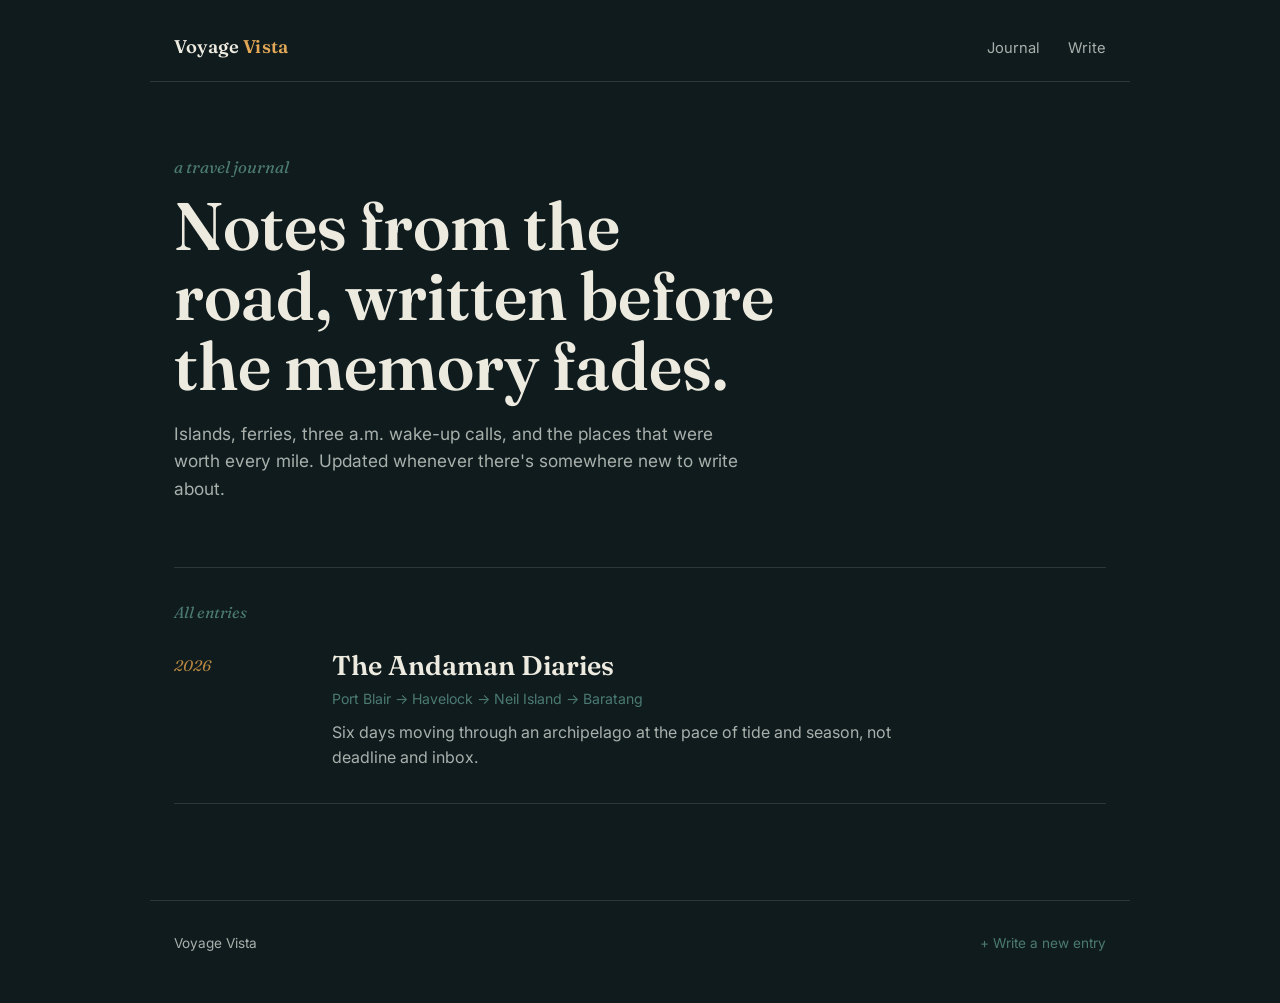
<file: index.html>
<!DOCTYPE html>
<html lang="en">
<head>
<meta charset="UTF-8" />
<meta name="viewport" content="width=device-width, initial-scale=1.0" />
<title>Voyage Vista &mdash; a travel journal</title>
<meta name="description" content="A travel journal of islands, roads, and the places worth writing home about." />
<meta name="robots" content="index, follow" />
<meta name="google-site-verification" content="lpgmGHGVFD9s-NMvWc_I3v8i07b3xcDpj7Of9uXliVY" />
<meta property="og:type" content="website" />
<meta property="og:title" content="Voyage Vista &mdash; a travel journal" />
<meta property="og:description" content="A travel journal of islands, roads, and the places worth writing home about." />
<meta property="og:url" content="index.html" />
<meta name="twitter:card" content="summary" />
<link rel="preconnect" href="https://fonts.googleapis.com">
<link href="https://fonts.googleapis.com/css2?family=Fraunces:ital,wght@0,500;0,600;1,500&family=Inter:wght@400;500&display=swap" rel="stylesheet">
<link rel="stylesheet" href="css/style.css" />
</head>
<body>

<header class="site-header">
  <a href="index.html" class="mark">Voyage <span>Vista</span></a>
  <nav>
    <a href="index.html">Journal</a>
    <a href="admin.html">Write</a>
  </nav>
</header>

<section class="hero">
  <p class="kicker">a travel journal</p>
  <h1>Notes from the road, written before the memory fades.</h1>
  <p class="lede">Islands, ferries, three a.m. wake-up calls, and the places that were worth every mile. Updated whenever there's somewhere new to write about.</p>
</section>

<section class="index" id="entries">
  <p class="index-label">All entries</p>
  <!-- Entries are injected here by js/app.js -->
</section>

<footer class="site-footer">
  <span>Voyage Vista</span>
  <a href="admin.html">+ Write a new entry</a>
</footer>

<script src="data/posts.js"></script>
<script src="js/app.js"></script>
</body>
</html>
</file>
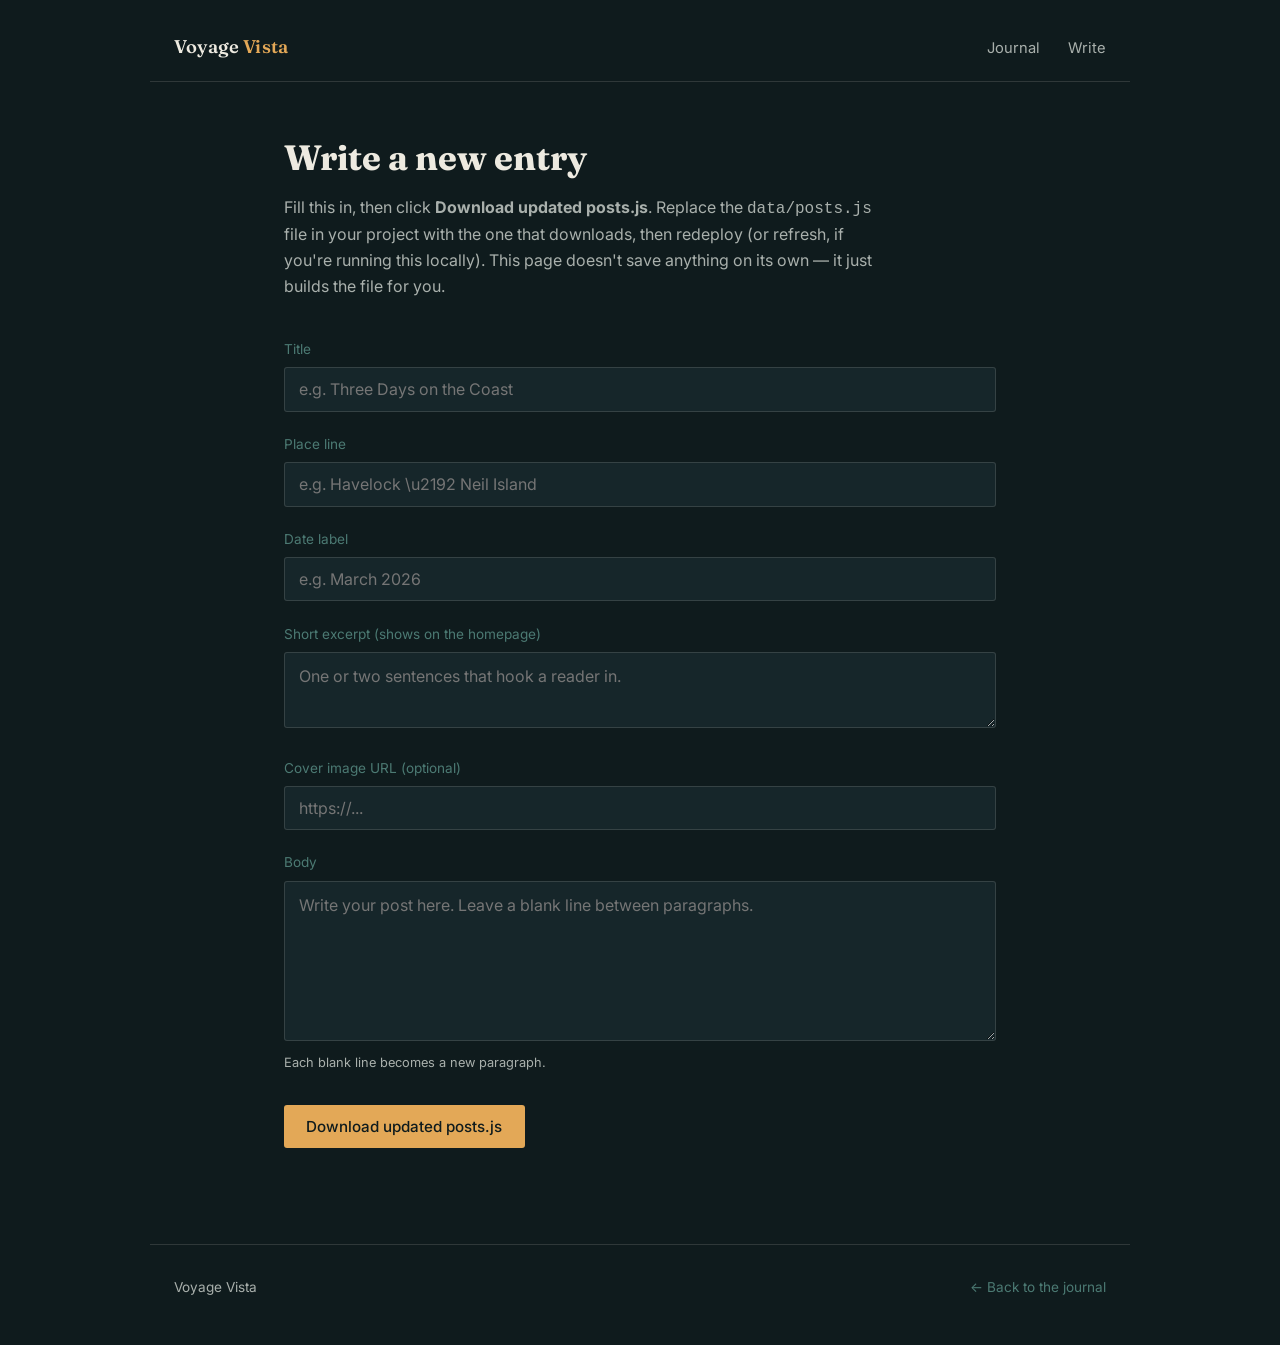
<file: admin.html>
<!DOCTYPE html>
<html lang="en">
<head>
<meta charset="UTF-8" />
<meta name="viewport" content="width=device-width, initial-scale=1.0" />
<title>Write &mdash; Voyage Vista</title>
<meta name="robots" content="noindex, nofollow" />
<link rel="preconnect" href="https://fonts.googleapis.com">
<link href="https://fonts.googleapis.com/css2?family=Fraunces:ital,wght@0,500;0,600;1,500&family=Inter:wght@400;500&display=swap" rel="stylesheet">
<link rel="stylesheet" href="css/style.css" />
<style>
  .form-wrap { max-width: var(--max-w); margin: 0 auto; padding: 3rem 1.5rem 6rem; }
  .form-wrap h1 { font-family: var(--serif); font-size: 2.2rem; margin: 0 0 0.5rem; }
  .form-wrap > p.help { color: var(--text-dim); margin: 0 0 2.5rem; max-width: 60ch; }
  label { display: block; font-size: 0.85rem; color: var(--sea); margin: 1.4rem 0 0.4rem; }
  label.first { margin-top: 0; }
  input, textarea {
    width: 100%; background: var(--ink-raised); border: 1px solid var(--line);
    color: var(--text); font-family: var(--sans); font-size: 1rem;
    padding: 0.7rem 0.85rem; border-radius: 3px;
  }
  textarea { min-height: 160px; line-height: 1.6; resize: vertical; }
  .hint { color: var(--text-dim); font-size: 0.8rem; margin-top: 0.3rem; }
  .actions { margin-top: 2rem; display: flex; gap: 1rem; align-items: center; }
  button {
    background: var(--marigold); color: var(--ink); border: none;
    font-family: var(--sans); font-weight: 500; font-size: 0.95rem;
    padding: 0.75rem 1.4rem; border-radius: 3px; cursor: pointer;
  }
  button:hover { background: var(--marigold-dim); }
  .status { font-size: 0.9rem; color: var(--sea); }
  .output {
    margin-top: 2.5rem; background: var(--ink-raised); border: 1px solid var(--line);
    border-radius: 3px; padding: 1rem; display: none;
  }
  .output.visible { display: block; }
  .output pre {
    white-space: pre-wrap; word-break: break-word; font-size: 0.8rem;
    color: var(--text-dim); margin: 0.5rem 0 0; max-height: 220px; overflow: auto;
  }
</style>
</head>
<body>

<header class="site-header">
  <a href="index.html" class="mark">Voyage <span>Vista</span></a>
  <nav>
    <a href="index.html">Journal</a>
    <a href="admin.html">Write</a>
  </nav>
</header>

<div class="form-wrap">
  <h1>Write a new entry</h1>
  <p class="help">
    Fill this in, then click <strong>Download updated posts.js</strong>. Replace the
    <code>data/posts.js</code> file in your project with the one that downloads, then
    redeploy (or refresh, if you're running this locally). This page doesn't save
    anything on its own &mdash; it just builds the file for you.
  </p>

  <form id="post-form">
    <label class="first" for="title">Title</label>
    <input id="title" type="text" placeholder="e.g. Three Days on the Coast" required />

    <label for="place">Place line</label>
    <input id="place" type="text" placeholder="e.g. Havelock \u2192 Neil Island" />

    <label for="date">Date label</label>
    <input id="date" type="text" placeholder="e.g. March 2026" />

    <label for="excerpt">Short excerpt (shows on the homepage)</label>
    <textarea id="excerpt" style="min-height:70px" placeholder="One or two sentences that hook a reader in."></textarea>

    <label for="cover">Cover image URL (optional)</label>
    <input id="cover" type="text" placeholder="https://..." />

    <label for="body">Body</label>
    <textarea id="body" placeholder="Write your post here. Leave a blank line between paragraphs."></textarea>
    <p class="hint">Each blank line becomes a new paragraph.</p>

    <div class="actions">
      <button type="submit">Download updated posts.js</button>
      <span class="status" id="status"></span>
    </div>
  </form>

  <div class="output" id="output">
    <label style="margin:0 0 0.4rem;">Preview of the new entry</label>
    <pre id="preview"></pre>
  </div>
</div>

<footer class="site-footer">
  <span>Voyage Vista</span>
  <a href="index.html">&larr; Back to the journal</a>
</footer>

<script src="data/posts.js"></script>
<script src="js/admin.js"></script>
</body>
</html>
</file>
<file: css/style.css>
/* ============================================
   Design tokens
   ============================================ */
:root {
  --ink: #0F1B1D;
  --ink-raised: #16262A;
  --parchment: #E4DCC8;
  --marigold: #E3A857;
  --marigold-dim: #B98741;
  --sea: #4C7A73;
  --text: #EDEAE0;
  --text-dim: #A9B0AC;
  --line: rgba(237, 234, 224, 0.14);

  --serif: "Fraunces", Georgia, serif;
  --sans: "Inter", -apple-system, BlinkMacSystemFont, "Segoe UI", sans-serif;

  --max-w: 760px;
}

* { box-sizing: border-box; }

html { scroll-behavior: smooth; }

body {
  margin: 0;
  background: var(--ink);
  color: var(--text);
  font-family: var(--sans);
  font-size: 16px;
  line-height: 1.6;
  -webkit-font-smoothing: antialiased;
}

a { color: inherit; }

img { max-width: 100%; display: block; }

/* ============================================
   Header
   ============================================ */
.site-header {
  display: flex;
  align-items: baseline;
  justify-content: space-between;
  max-width: 980px;
  margin: 0 auto;
  padding: 2rem 1.5rem 1.25rem;
  border-bottom: 1px solid var(--line);
}

.site-header .mark {
  font-family: var(--serif);
  font-size: 1.15rem;
  font-weight: 600;
  letter-spacing: 0.01em;
  color: var(--text);
  text-decoration: none;
}

.site-header .mark span { color: var(--marigold); }

.site-header nav a {
  font-size: 0.92rem;
  text-decoration: none;
  color: var(--text-dim);
  margin-left: 1.5rem;
  border-bottom: 1px solid transparent;
  transition: border-color 0.15s ease, color 0.15s ease;
}

.site-header nav a:hover {
  color: var(--marigold);
  border-color: var(--marigold);
}

/* ============================================
   Hero
   ============================================ */
.hero {
  max-width: 980px;
  margin: 0 auto;
  padding: 4.5rem 1.5rem 3rem;
}

.hero .kicker {
  font-family: var(--serif);
  font-style: italic;
  font-size: 1.05rem;
  color: var(--sea);
  margin: 0 0 0.6rem;
}

.hero h1 {
  font-family: var(--serif);
  font-weight: 600;
  font-size: clamp(2.4rem, 6vw, 4.2rem);
  line-height: 1.04;
  margin: 0 0 1.2rem;
  max-width: 14ch;
}

.hero p.lede {
  max-width: 52ch;
  color: var(--text-dim);
  font-size: 1.08rem;
  margin: 0;
}

/* ============================================
   Journal index (post list)
   ============================================ */
.index {
  max-width: 980px;
  margin: 0 auto;
  padding: 1rem 1.5rem 6rem;
}

.index-label {
  font-family: var(--serif);
  font-style: italic;
  color: var(--sea);
  font-size: 1rem;
  margin: 0 0 1.5rem;
  padding-top: 2rem;
  border-top: 1px solid var(--line);
}

.entry {
  display: grid;
  grid-template-columns: 130px 1fr;
  gap: 1.75rem;
  padding: 2rem 0;
  border-bottom: 1px solid var(--line);
  text-decoration: none;
  color: inherit;
}

.entry:first-of-type { padding-top: 0; }

.entry .stamp {
  font-family: var(--serif);
  font-style: italic;
  color: var(--marigold-dim);
  font-size: 0.95rem;
  padding-top: 0.3rem;
}

.entry .content h2 {
  font-family: var(--serif);
  font-weight: 600;
  font-size: 1.7rem;
  margin: 0 0 0.35rem;
  line-height: 1.2;
  transition: color 0.15s ease;
}

.entry:hover .content h2 { color: var(--marigold); }

.entry .content .place {
  font-size: 0.88rem;
  color: var(--sea);
  margin: 0 0 0.6rem;
}

.entry .content p {
  color: var(--text-dim);
  margin: 0;
  max-width: 58ch;
}

.empty-state {
  padding: 3rem 0;
  color: var(--text-dim);
  font-family: var(--serif);
  font-style: italic;
  font-size: 1.1rem;
}

/* ============================================
   Single post
   ============================================ */
.post {
  max-width: var(--max-w);
  margin: 0 auto;
  padding: 3.5rem 1.5rem 6rem;
}

.post .back {
  display: inline-block;
  font-size: 0.9rem;
  color: var(--sea);
  text-decoration: none;
  margin-bottom: 2.5rem;
}

.post .back:hover { color: var(--marigold); }

.post .place {
  font-family: var(--serif);
  font-style: italic;
  color: var(--sea);
  font-size: 1rem;
  margin: 0 0 0.5rem;
}

.post h1 {
  font-family: var(--serif);
  font-weight: 600;
  font-size: clamp(2rem, 5vw, 3rem);
  line-height: 1.08;
  margin: 0 0 0.75rem;
}

.post .date {
  color: var(--text-dim);
  font-size: 0.9rem;
  margin: 0 0 2.5rem;
  padding-bottom: 2rem;
  border-bottom: 1px solid var(--line);
}

.post .cover {
  width: 100%;
  border-radius: 2px;
  margin-bottom: 2.5rem;
}

.post .body p {
  font-family: var(--serif);
  font-size: 1.15rem;
  line-height: 1.75;
  color: var(--text);
  margin: 0 0 1.4rem;
}

.post .body p:first-of-type::first-letter {
  font-size: 3.4rem;
  line-height: 0.8;
  float: left;
  padding: 0.1rem 0.5rem 0 0;
  color: var(--marigold);
  font-family: var(--serif);
}

/* ============================================
   Footer
   ============================================ */
.site-footer {
  max-width: 980px;
  margin: 0 auto;
  padding: 2rem 1.5rem 3rem;
  border-top: 1px solid var(--line);
  color: var(--text-dim);
  font-size: 0.85rem;
  display: flex;
  justify-content: space-between;
}

.site-footer a { color: var(--sea); text-decoration: none; }

/* ============================================
   Responsive
   ============================================ */
@media (max-width: 640px) {
  .entry { grid-template-columns: 1fr; gap: 0.4rem; }
  .entry .stamp { padding-top: 0; }
  .site-header nav a { margin-left: 1rem; }
}

/* ============================================
   Focus visibility
   ============================================ */
a:focus-visible, button:focus-visible, input:focus-visible, textarea:focus-visible {
  outline: 2px solid var(--marigold);
  outline-offset: 2px;
}

@media (prefers-reduced-motion: reduce) {
  html { scroll-behavior: auto; }
  * { transition: none !important; }
}
</file>
